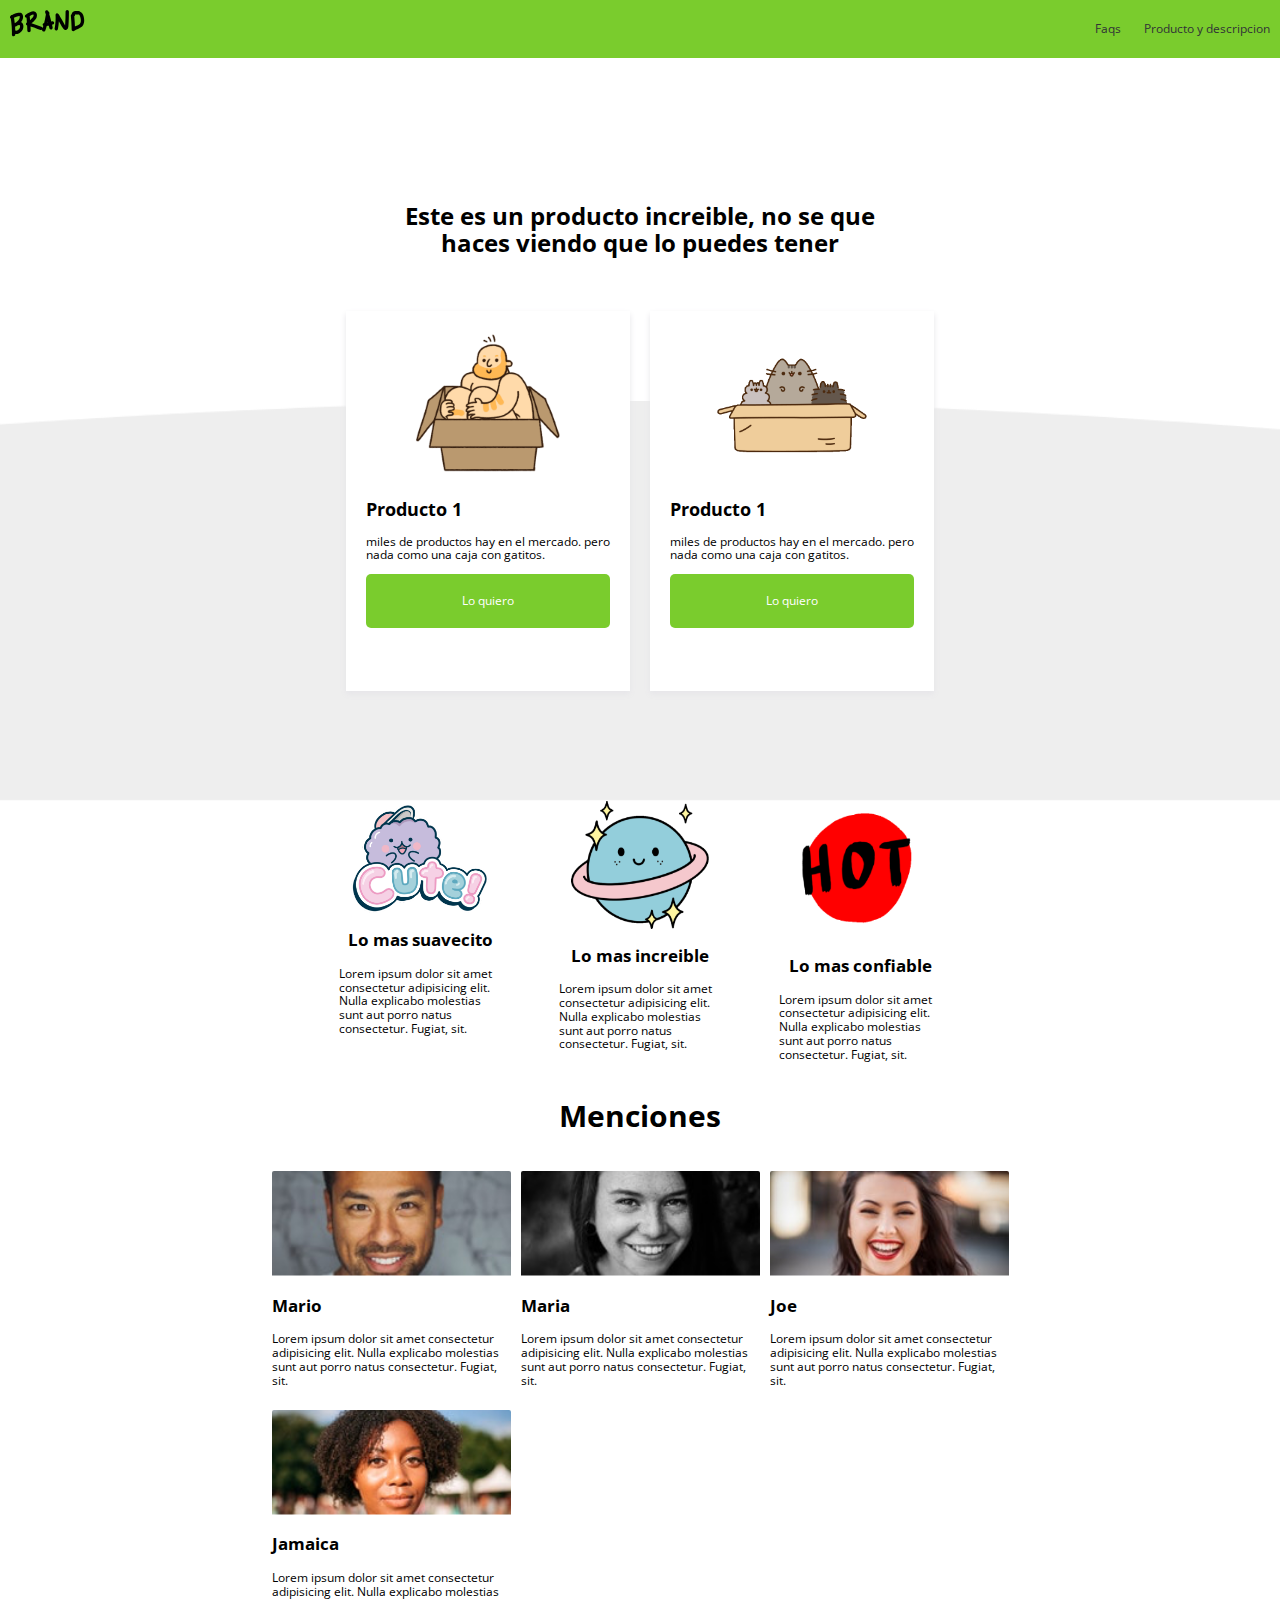
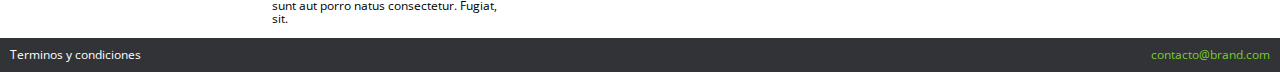
<file: index.html>
<!DOCTYPE html>
<html lang="es">
<head>
  <meta charset="UTF-8">
  <meta name="viewport" content="width=device-width, initial-scale=1.0">
  <title>Proyecto pagina</title>
  <link rel="stylesheet" href="css/normalize.css">
  <link rel="stylesheet" href="css/estilos.css">
  <link rel="stylesheet" href="css/mobile.css">
  <link rel="stylesheet" href="css/animation.css">
</head>
<body>

  <nav class="fadeInDown">
    <a href="index.html">
      <img src="images/logo.png" alt="¡O no! mi imagen">
    </a>
    <ul>
      <li><a href="#">Faqs</a></li>
      <li><a href="producto.html">Producto y descripcion</a></li>
    </ul>
  </nav>

  <h1 class="fadeIn">Este es un producto increible, no se que
    <br>haces viendo que lo puedes tener</h1>

  <div class="products">
    <div class="product">
      <div class="container">
        <div class="img_content">
          <img src="images/box1.png" alt="">
        </div>
        <h2>Producto 1</h2>
        <p>miles de productos hay en el mercado. pero <br>nada como una caja con gatitos.</p>
        <a href="venta.html">
          <button class="main_button">Lo quiero</button>
        </a>
      </div>
    </div>
    <div class="product">
      <div class="container">
        <div class="img_content">
          <img src="images/box2.png" alt="">
        </div>
        <h2>Producto 1</h2>
        <p>miles de productos hay en el mercado. pero <br>nada como una caja con gatitos.</p>
        <a href="venta.html">
          <button class="main_button">Lo quiero</button>
        </a>
      </div>
    </div>
  </div>
  <div class="container_conten">

    <div class="content_2">
      <div class="conten_text">
        <div class="conten_imag">
          <img src="images/b1.png" alt="">
        </div>
        <h3>Lo mas suavecito</h3>
        <p>Lorem ipsum dolor sit amet consectetur adipisicing elit. 
          Nulla explicabo molestias sunt aut porro natus consectetur. Fugiat, sit.</p>
      </div>
      <div class="conten_text">
        <div class="conten_imag">
          <img src="images/b2.png" alt="">
        </div>
        <h3>Lo mas increible</h3>
        <p>Lorem ipsum dolor sit amet consectetur adipisicing elit. 
          Nulla explicabo molestias sunt aut porro natus consectetur. Fugiat, sit.</p>
      </div>
      <div class="conten_text">
        <div class="conten_imag">
          <img src="images/b3.png" alt="">
        </div>
        <h3>Lo mas confiable</h3>
        <p>Lorem ipsum dolor sit amet consectetur adipisicing elit. 
          Nulla explicabo molestias sunt aut porro natus consectetur. Fugiat, sit.</p>
      </div>
    </div>
  </div>
  <div class="container_mencion">
    <h2 class="title_mencion">Menciones</h2>

    <div class="menciones">
      <div class="mencion_text">
        <div class="mencion_img">
          <img src="images/p1.png" alt="">
        </div>
        <h3>Mario</h3>
        <p>Lorem ipsum dolor sit amet consectetur adipisicing elit. 
          Nulla explicabo molestias sunt aut porro natus consectetur. Fugiat, sit.</p>
      </div>
      <div class="mencion_text">
        <div class="mencion_img">
          <img src="images/p2.png" alt="">
        </div>
        <h3>Maria</h3>
        <p>Lorem ipsum dolor sit amet consectetur adipisicing elit. 
          Nulla explicabo molestias sunt aut porro natus consectetur. Fugiat, sit.</p>
      </div>
      <div class="mencion_text">
        <div class="mencion_img">
          <img src="images/p3.png" alt="">
        </div>
        <h3>Joe</h3>
        <p>Lorem ipsum dolor sit amet consectetur adipisicing elit. 
          Nulla explicabo molestias sunt aut porro natus consectetur. Fugiat, sit.</p>
      </div>
      <div class="mencion_text">
        <div class="mencion_img">
          <img src="images/p4.png" alt="">
        </div>
        <h3>Jamaica</h3>
        <p>Lorem ipsum dolor sit amet consectetur adipisicing elit. 
          Nulla explicabo molestias sunt aut porro natus consectetur. Fugiat, sit.</p>
      </div>
    </div>
  </div>
  <footer>
    <div class="option">Terminos y condiciones</div>
    <div class="option"><a href="mailto:contacto@brand.com">contacto@brand.com</a></div>
  </footer>
</body>
</html>
</file>
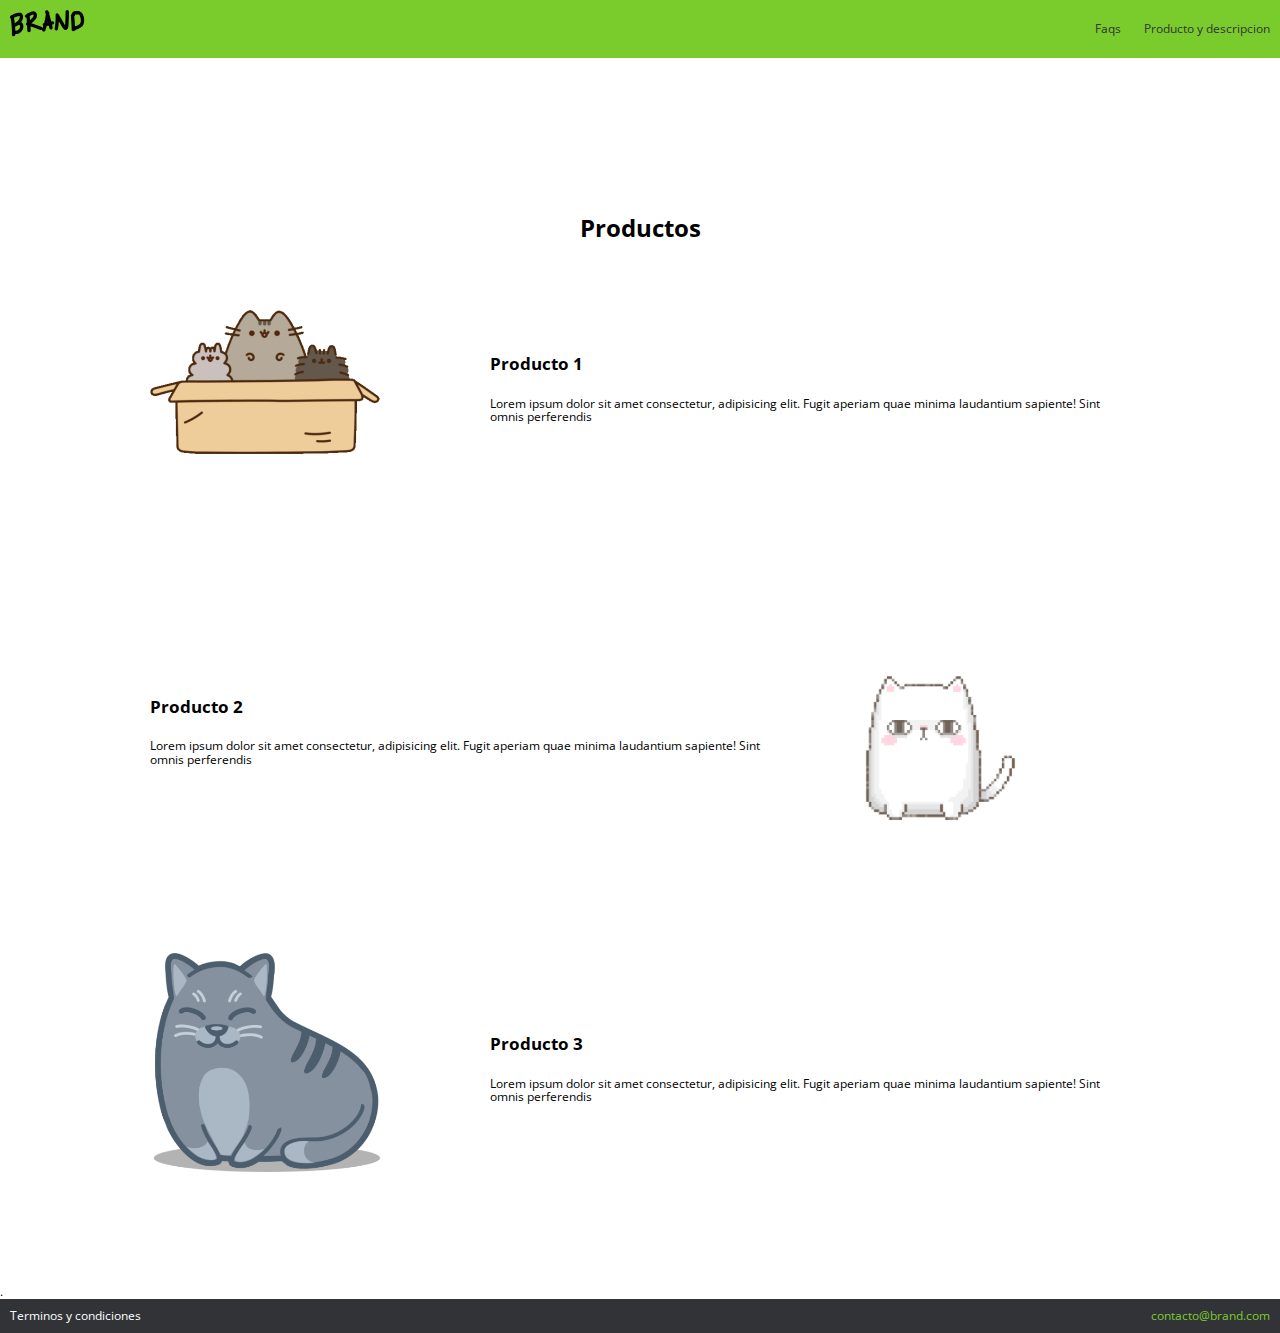
<file: producto.html>
<!DOCTYPE html>
<html lang="es">
<head>
  <meta charset="UTF-8">
  <meta name="viewport" content="width=device-width, initial-scale=1.0">
  <title>Productos</title>
  <link rel="stylesheet" href="css/normalize.css">
  <link rel="stylesheet" href="css/estilos.css">
  <link rel="stylesheet" href="css/mobile.css">
  <link rel="stylesheet" href="css/animation.css">
  <link rel="stylesheet" href="css/gid.css">
</head>
<body>

  <nav class="fadeInDown">
    <a href="index.html">
      <img src="images/logo.png" alt="">
    </a>
    <ul>
      <li><a href="#">Faqs</a></li>
      <li><a href="producto.html">Producto y descripcion</a></li>
    </ul>
  </nav>

  <h1 class="producto">Productos</h1>
  <div class="container">

    <div class="producto1">
      <div class="img-product col-4">
        <img class="ima-producto"src="images/ben1.png" alt="">
      </div>
      <div class="text-product col-8">
        <h4>Producto 1</h4>
        <p>Lorem ipsum dolor sit amet consectetur, adipisicing elit. 
          Fugit aperiam quae minima laudantium sapiente! Sint omnis perferendis</p>
      </div>
    </div>
    <div class="producto1">
      <div class="text-product col-8">
        <h4>Producto 2</h4>
        <p>Lorem ipsum dolor sit amet consectetur, adipisicing elit. 
            Fugit aperiam quae minima laudantium sapiente! Sint omnis perferendis</p>
     </div>
     <div class="img-product col-4">
      <img class="ima-producto"src="images/ben2.png" alt="">
    </div>
    </div>
    <div class="producto1">
      <div class="img-product col-4">
        <img class="ima-producto"src="images/ben3.png" alt="">
      </div>
      <div class="text-product col-8">
        <h4>Producto 3</h4>
        <p>Lorem ipsum dolor sit amet consectetur, adipisicing elit. 
            Fugit aperiam quae minima laudantium sapiente! Sint omnis perferendis</p>
      </div>
    </div>
  </div>

  .

  <footer>
    <div class="option">Terminos y condiciones</div>
    <div class="option"><a href="mailto:contacto@brand.com">contacto@brand.com</a></div>
  </footer>
</body>
</html>
</file>
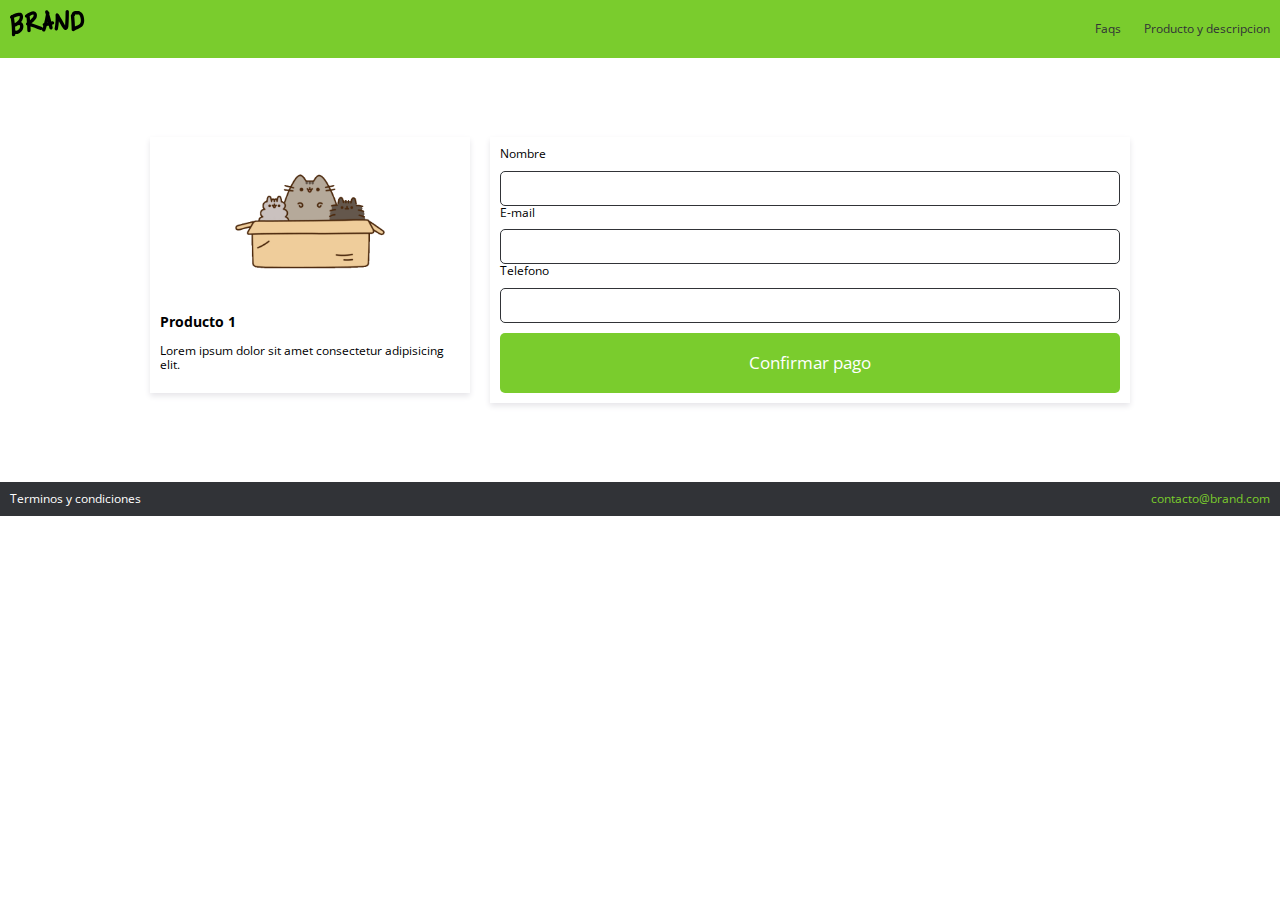
<file: venta.html>
<!DOCTYPE html>
<html lang="es">
<head>
  <meta charset="UTF-8">
  <meta name="viewport" content="width=device-width, initial-scale=1.0">
  <title>Proyecto pagina</title>
  <link rel="stylesheet" href="css/normalize.css">
  <link rel="stylesheet" href="css/estilos.css">
  <link rel="stylesheet" href="css/mobile.css">
  <link rel="stylesheet" href="css/animation.css">
  <link rel="stylesheet" href="css/gid.css">
</head>
<body>

  <nav class="fadeInDown">
    <a href="index.html">
      <img src="images/logo.png" alt="">
    </a>
    <ul>
      <li><a href="#">Faqs</a></li>
      <li><a href="producto.html">Producto y descripcion</a></li>
    </ul>
  </nav>

  <br/>
  <br/>
  <br/>
  <br/>
  <br/>

  <div class="container">

    <div class="row">
      <div class="col-4">
        <div class="modulo_pago">
          <div class="modulo_pago_images">
            <img src="images/ben1.png" alt="">
          </div>
          <h3>Producto 1</h3>
          <p>Lorem ipsum dolor sit amet consectetur adipisicing elit.</p>
        </div>
      </div>
      <div class="col-8">
        <div class="modulo_pago">
          <form action="https://www.paypal.com/cgi-bin/webscr?cmd=_s-xclick&hosted_button_id=2HR9LMBNBJM5A" method="post">
            <label for="name">Nombre</label>
            <br>
            <input type="text" placeholder="" name="name" class="data">
            <br>
            <label for="email">E-mail</label>
            <br>
            <input type="text" name="email" class="data">
            <br>
            <label for="phone">Telefono</label>
            <br>
            <input type="text" name="phone" class="data">

            <input type="submit" class="main_button" name="submit" value="Confirmar pago">
          </form>
        </div>
      </div>
    </div>
  </div>

  <br/>
  <br/>
  <br/>
  <br/>
  <br/>

  <footer>
    <div class="option">Terminos y condiciones</div>
    <div class="option"><a href="mailto:contacto@brand.com">contacto@brand.com</a></div>
  </footer>
</body>
</html>
</file>
<file: css/estilos.css>
@import url('https://fonts.googleapis.com/css2?family=Open+Sans:wght@400;700&display=swap');


:root {
--green-color:#7acc2d;
--white-color:white;
--black-color:#313337;

--normal:12px;

--space:10px;

--box: 0 3px 6px #e6e5e9;
}

html, body {
  padding: 0;
  margin: 0;
  font-size: var(--normal);
  font-family: 'Open Sans', sans-serif;
}

nav {
  background-color: var(--green-color);
  padding: var(--space);
  color: var(--white-color);
  display: flex;
  justify-content: space-between;
  align-content: center;
}
nav li {
list-style: none;
display: inline;
padding-left: 20px;
}

nav li a {
  color: var(--black-color);
  text-decoration: none;
}
nav li a:hover {
  color: var(--white-color);
}

h1 {
  padding: 10%;
  text-align: center;
}

.products {
  background-image:url(../images/curve.png);
  height: 400px;
  background-size: cover;
  background-position: center top;
  display: flex;
  justify-content: center;
}
.product {
  padding: var(--space);
  display: flex;
  position: relative;
  bottom: 100px;
}
.products .container {
  background-color: var(--white-color);
  padding: 20px;
  box-shadow: var(--box);
}

.img_content {
  text-align: center;
}

.main_button {
  background-color: var(--green-color);
  color: var(--white-color);
  font-size: var(--normal);
  padding: 20px;
  width: 100%;
  text-decoration: none;
  border: 0;
  border-radius: 5px;
}
.main_button:hover {
  background-color: #6aad2c;
  cursor: pointer;
}

.container_conten {
  display: grid;
  grid-template-columns: minmax(auto, 49%);
  justify-content: center;
}
.content_2 {
  display: grid;
  grid-template-columns: repeat(auto-fill, 170px);
  justify-content: center;
  grid-gap: 50px;
}

.conten_imag {
  display: flex;
  justify-content: center;
  align-content: center;
}

.conten_imag img {
  max-width: 138px;
  align-self: center;
  display: flex;
  margin: 0;
}

.conten_text {
text-align: center;
justify-self: center;
max-width: 162px;
}
.conten_text h3 {
  font-size: 17px;
}
.conten_text p {
  font-size: 12px;
  text-align: left;
}

.container_mencion {
  display: grid;
  grid-template-columns: minmax(auto, 75%);
  justify-content: center;
}

.title_mencion {
  text-align: center;
  margin-bottom: 38px;
  font-size: 30px;
}

.menciones {
  display: grid;
  grid-template-columns: repeat(auto-fill, 239px);
  justify-content: center;
  grid-gap: 10px;
}

.mencion_text {
  max-width: 239px;
}
.mencion_text h3 {
  font-size: 17px;
}
.mencion_text p {
  font-size: 12px;
}



/* _____________________________Pagina Producto */
.producto {
  padding: 140px;
  padding-bottom: 0;
}

.producto1 {
  display: flex;
  align-items: center;
  margin-bottom: 100px;
}
.ima-producto {
  max-width: 230px;
}

.text-product h4 {
  font-size: 17px;
}
.text-product p {
  font-size: var(--normal);
}
/* _____________________________Pagina Producto */

/* _____________________________Pagina ventas */

.modulo_pago {
  padding: var(--space);
  box-shadow: var(--box);
  background-color: var(--white-color);
}

.modulo_pago_images {
  text-align: center;
}
.modulo_pago_images img{
  max-width: 150px;
}

.data {
  margin-top: var(--space);
  width: 100%;
  height: 35px;
  border: 1px solid var(--black-color);
  border-radius: 5px;
  box-sizing: border-box;
}
label {
  font-size: var(--normal);
}

.modulo_pago .main_button {
  margin-top: var(--space);
  font-size: 17px;
}
/* _____________________________Pagina ventas */




footer {
  background-color: var(--black-color);
  color: var(--white-color);
  display: flex;
  justify-content: space-between;
  font-size: 12px;
  padding: 10px;
}

footer a {
  color: var(--green-color);
  text-decoration: none;
}
</file>
<file: css/mobile.css>
@media (max-width: 600px) {
  
  h1 {
    padding: 4%;
  }
  .products {
    display: inherit;
    height: auto;
    padding: 15%;
  }
  .product {
    display: block;
    position: inherit;
  }
}
</file>
<file: css/animation.css>
.fadeIn {
  animation-duration: 4s;
  animation-fill-mode: both;
  animation-name: fadeIn;
}

@keyframes fadeIn {
  from {
    opacity: 0;
  }
  to {
    opacity: 1;
  }
}

.fadeInDown {
  animation-duration: 1s;
  animation-fill-mode: both;
  animation-name: fadeInDown;
}

@keyframes fadeInDown {
  from {
    opacity: 0;
    transform: translate3d(0, -100%, 0);
  }
  to {
    opacity: 1;
    transform: translate3d(0, 0, 0);
  }
}
</file>
<file: css/gid.css>
.container h1 {
  padding: 0;
  text-align: left;
}
.container {
  width: 1000px;
  margin: auto;
}
.row {
  display: flex;
}

.col-1 {
  width: 8.333333333333%;
}
.col-2 {
  width: 16.666666666666%;
}
.col-3 {
  width: 25%;
}
.col-4 {
  width: 33.333333333333333%;
}
.col-5 {
  width: 41.66666666666667%;
}
.col-6 {
  width: 50%;
}
.col-7 {
  width: 58.333333333333333%;
}
.col-8 {
  width: 66.666666666666666%;
}
.col-9 {
  width: 75%;
}
.col-10 {
  width: 83.333333333333333%;
}
.col-11 {
  width: 91.666666666666666%;
}
.col-12 {
  width: 100%;
}

.col-1, .col-2, .col-3, .col-4, .col-5, .col-6, .col-7, .col-8, .col-9, .col-10, .col-11, .col-12 {
  padding: 10px;
}






@media (max-width: 900px) {
  .row {
    display: inherit;
  }
  .col-1, .col-2, .col-3, .col-4, .col-5, .col-6, .col-7, .col-8, .col-9, .col-10, .col-11, .col-12 {
    width: 100%;
  }
}
</file>
